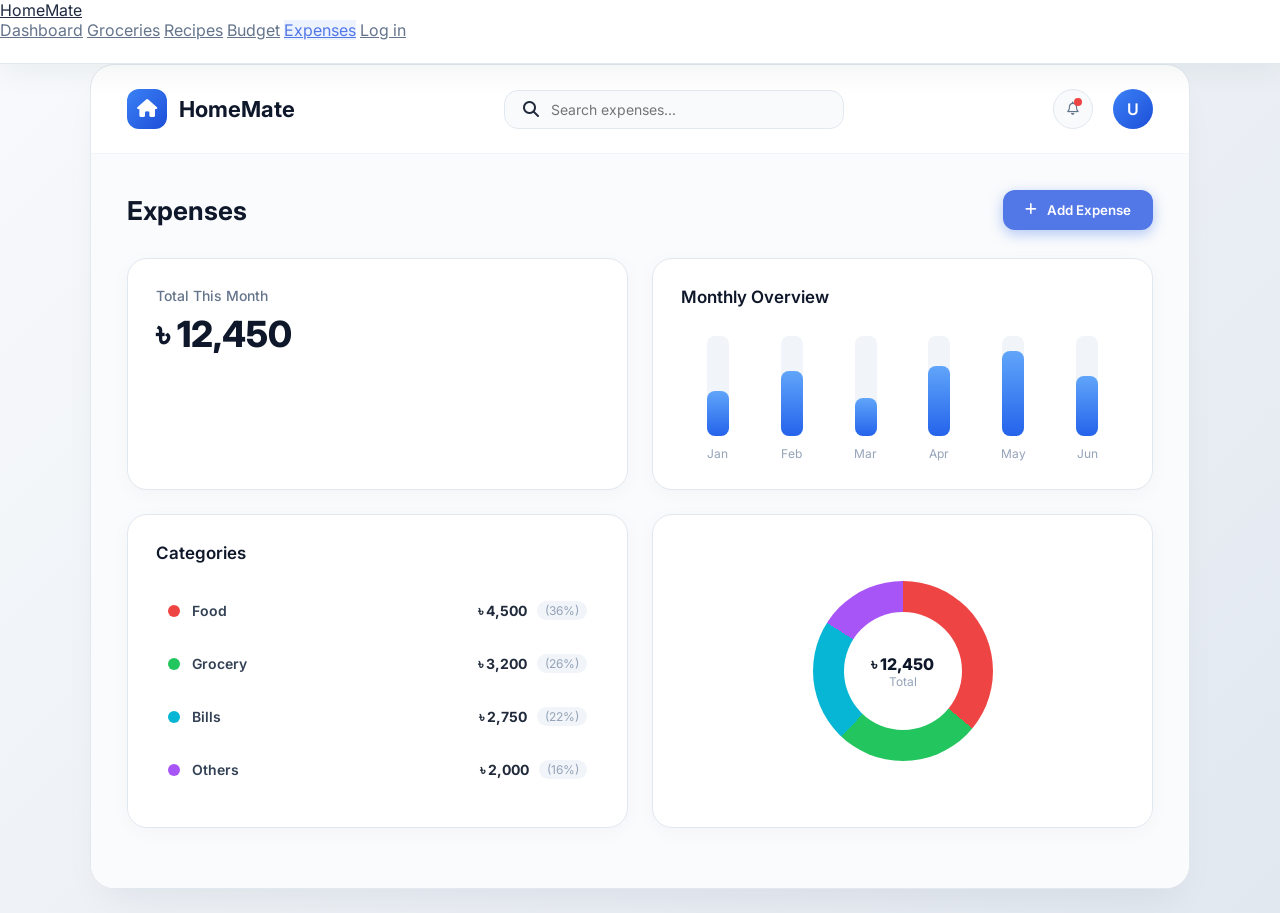
<file: expense tracker/index2.html>
<!DOCTYPE html>
<html lang="en">
<head>
  <meta charset="UTF-8">
  <meta name="viewport" content="width=device-width, initial-scale=1.0">
  <title>Expense Tracking - HomeMate</title>
  <link href="https://fonts.googleapis.com/css2?family=Inter:wght@400;500;600;700&display=swap" rel="stylesheet">
  <link rel="stylesheet" href="https://cdnjs.cloudflare.com/ajax/libs/font-awesome/6.4.0/css/all.min.css">
  
  <link rel="stylesheet" href="style2.css">
  <link rel="stylesheet" href="../app-navigation.css">
  <link rel="stylesheet" href="../app-theme.css">
</head>
<body>

  <nav class="hm-nav" aria-label="HomeMate features">
    <a class="hm-nav-brand" href="../Dashboard/index.html">HomeMate</a>
    <div class="hm-nav-links">
      <a href="../Dashboard/index.html">Dashboard</a>
      <a href="../grocery%20list/index.html">Groceries</a>
      <a href="../Recipe_finder/index.html">Recipes</a>
      <a href="../Budget_tracker/index.html">Budget</a>
      <a href="../expense%20tracker/index2.html" aria-current="page">Expenses</a>
      <a href="../login-register/index.html">Log in</a>
    </div>
  </nav>
  <div class="main-wrapper">
    <header class="topbar">
      <div class="brand">
        <i class="fa-solid fa-house"></i>
        <span>HomeMate</span>
      </div>

      <div class="search-box">
        <i class="fa-solid fa-magnifying-glass"></i>
        <input type="text" id="searchInput" placeholder="Search expenses..." onkeyup="filterCategories()">
      </div>

      <div class="user-actions">
        <button class="icon-btn" title="Notifications">
          <i class="fa-regular fa-bell"></i>
          <span class="badge"></span>
        </button>
        <div class="avatar">U</div>
      </div>
    </header>
    <main class="content">
      <div class="page-header">
        <h2>Expenses</h2>
        <button class="btn-primary" onclick="openModal()">
          <i class="fa-solid fa-plus"></i> Add Expense
        </button>
      </div>
      <div class="grid-2">
        <div class="card total-card">
          <span class="card-subtitle">Total This Month</span>
          <div class="amount" id="totalAmount">৳ 12,450</div>
        </div>
        <div class="card chart-card">
          <span class="card-title">Monthly Overview</span>
          <div class="bar-chart">
            <div class="bar-item">
              <div class="bar-wrapper"><div class="bar-fill" style="height: 45%;"></div></div>
              <span>Jan</span>
            </div>
            <div class="bar-item">
              <div class="bar-wrapper"><div class="bar-fill" style="height: 65%;"></div></div>
              <span>Feb</span>
            </div>
            <div class="bar-item">
              <div class="bar-wrapper"><div class="bar-fill" style="height: 38%;"></div></div>
              <span>Mar</span>
            </div>
            <div class="bar-item">
              <div class="bar-wrapper"><div class="bar-fill" style="height: 70%;"></div></div>
              <span>Apr</span>
            </div>
            <div class="bar-item">
              <div class="bar-wrapper"><div class="bar-fill" style="height: 85%;"></div></div>
              <span>May</span>
            </div>
            <div class="bar-item">
              <div class="bar-wrapper"><div class="bar-fill" style="height: 60%;"></div></div>
              <span>Jun</span>
            </div>
          </div>
        </div>
      </div>
      <div class="grid-2">
        <div class="card">
          <span class="card-title">Categories</span>
          <ul class="category-list" id="categoryList">
            <li class="category-item" data-name="food">
              <div class="cat-info">
                <span class="dot red"></span>
                <span class="cat-name">Food</span>
              </div>
              <div class="cat-value">
                <strong>৳ <span class="val-food">4,500</span></strong>
                <span class="percentage">(36%)</span>
              </div>
            </li>
            <li class="category-item" data-name="grocery">
              <div class="cat-info">
                <span class="dot green"></span>
                <span class="cat-name">Grocery</span>
              </div>
              <div class="cat-value">
                <strong>৳ <span class="val-grocery">3,200</span></strong>
                <span class="percentage">(26%)</span>
              </div>
            </li>
            <li class="category-item" data-name="bills">
              <div class="cat-info">
                <span class="dot blue"></span>
                <span class="cat-name">Bills</span>
              </div>
              <div class="cat-value">
                <strong>৳ <span class="val-bills">2,750</span></strong>
                <span class="percentage">(22%)</span>
              </div>
            </li>
            <li class="category-item" data-name="others">
              <div class="cat-info">
                <span class="dot purple"></span>
                <span class="cat-name">Others</span>
              </div>
              <div class="cat-value">
                <strong>৳ <span class="val-others">2,000</span></strong>
                <span class="percentage">(16%)</span>
              </div>
            </li>
          </ul>
        </div>
        <div class="card donut-card">
          <div class="donut-chart" id="donutChart">
            <div class="donut-inner">
              <div class="donut-amount" id="donutTotal">৳ 12,450</div>
              <div class="donut-label">Total</div>
            </div>
          </div>
        </div>
      </div>
    </main>
  </div>
  <div class="modal-overlay" id="expenseModal">
    <div class="modal-content">
      <div class="modal-header">
        <h3>Add New Expense</h3>
        <button class="close-btn" onclick="closeModal()">&times;</button>
      </div>
      <form id="expenseForm" onsubmit="handleAddExpense(event)">
        <div class="form-group">
          <label for="category">Category</label>
          <select id="category" required>
            <option value="food">Food</option>
            <option value="grocery">Grocery</option>
            <option value="bills">Bills</option>
            <option value="others">Others</option>
          </select>
        </div>
        <div class="form-group">
          <label for="amount">Amount (৳)</label>
          <input type="number" id="amount" placeholder="e.g. 500" required min="1">
        </div>
        <div class="modal-actions">
          <button type="button" class="btn-secondary" onclick="closeModal()">Cancel</button>
          <button type="submit" class="btn-primary">Save Expense</button>
        </div>
      </form>
    </div>
  </div>
  <div class="toast" id="toast">Expense added successfully!</div>

  <script src="script2.js"></script>
</body>
</html>
</file>
<file: expense tracker/style2.css>
* {
  margin: 0;
  padding: 0;
  box-sizing: border-box;
  font-family: 'Inter', sans-serif;
}
body {
  background: linear-gradient(135deg, #f8fafc 0%, #e2e8f0 100%);
  color: #1e293b;
  display: flex;
  justify-content: center;
  align-items: center;
  min-height: 100vh;
  padding: 24px;
}
.main-wrapper {
  width: 100%;
  max-width: 1100px;
  background-color: #ffffff;
  border-radius: 24px;
  box-shadow: 0 20px 40px -15px rgba(15, 23, 42, 0.08);
  overflow: hidden;
  border: 1px solid rgba(255, 255, 255, 0.8);
}
.topbar {
  display: flex;
  align-items: center;
  justify-content: space-between;
  padding: 24px 36px;
  border-bottom: 1px solid #f1f5f9;
}
.brand {
  display: flex;
  align-items: center;
  gap: 12px;
  font-size: 22px;
  font-weight: 700;
  color: #0f172a;
}
.brand i {
  background: linear-gradient(135deg, #3b82f6, #1d4ed8);
  color: white;
  width: 40px;
  height: 40px;
  border-radius: 12px;
  display: flex;
  align-items: center;
  justify-content: center;
  font-size: 18px;
}
.search-box {
  display: flex;
  align-items: center;
  background-color: #f8fafc;
  border: 1.5px solid #e2e8f0;
  border-radius: 14px;
  padding: 10px 18px;
  width: 340px;
  gap: 12px;
}
.search-box:focus-within {
  border-color: #3b82f6;
  box-shadow: 0 0 0 4px rgba(59, 130, 246, 0.1);
}
.search-box input {
  border: none;
  background: transparent;
  outline: none;
  width: 100%;
  font-size: 14px;
}
.user-actions {
  display: flex;
  align-items: center;
  gap: 20px;
}
.icon-btn {
  background: #f8fafc;
  border: 1px solid #e2e8f0;
  width: 40px;
  height: 40px;
  border-radius: 50%;
  color: #64748b;
  cursor: pointer;
  position: relative;
  display: flex;
  align-items: center;
  justify-content: center;
}
.badge {
  position: absolute;
  top: 8px;
  right: 10px;
  width: 8px;
  height: 8px;
  background-color: #ef4444;
  border-radius: 50%;
}
.avatar {
  width: 40px;
  height: 40px;
  background: linear-gradient(135deg, #3b82f6, #1d4ed8);
  color: white;
  border-radius: 50%;
  display: flex;
  align-items: center;
  justify-content: center;
  font-weight: 600;
}
.content {
  padding: 36px;
  background-color: #fafbfc;
}
.page-header {
  display: flex;
  justify-content: space-between;
  align-items: center;
  margin-bottom: 28px;
}
.page-header h2 {
  font-size: 26px;
  color: #0f172a;
}
.btn-primary {
  background: linear-gradient(135deg, #2563eb, #1d4ed8);
  color: white;
  border: none;
  padding: 12px 22px;
  border-radius: 12px;
  font-weight: 600;
  cursor: pointer;
  display: flex;
  align-items: center;
  gap: 10px;
  box-shadow: 0 4px 14px rgba(37, 99, 235, 0.35);
}
.btn-secondary {
  background-color: #f1f5f9;
  color: #475569;
  border: none;
  padding: 10px 20px;
  border-radius: 12px;
  font-weight: 600;
  cursor: pointer;
}
.grid-2 {
  display: grid;
  grid-template-columns: 1fr 1fr;
  gap: 24px;
  margin-bottom: 24px;
}
.card {
  background-color: #ffffff;
  border: 1px solid #edf2f7;
  border-radius: 20px;
  padding: 28px;
  box-shadow: 0 4px 20px rgba(0, 0, 0, 0.03);
}
.card-subtitle {
  font-size: 14px;
  font-weight: 500;
  color: #64748b;
  display: block;
  margin-bottom: 8px;
}
.card-title {
  font-size: 17px;
  font-weight: 600;
  color: #0f172a;
  display: block;
  margin-bottom: 24px;
}
.total-card .amount {
  font-size: 36px;
  font-weight: 800;
  color: #0f172a;
  margin-top: 4px;
}
.bar-chart {
  display: flex;
  justify-content: space-between;
  align-items: flex-end;
  height: 130px;
  padding-top: 10px;
}
.bar-item {
  display: flex;
  flex-direction: column;
  align-items: center;
  gap: 10px;
  flex: 1;
}
.bar-wrapper {
  height: 100px;
  width: 22px;
  background-color: #f1f5f9;
  border-radius: 8px;
  display: flex;
  align-items: flex-end;
}
.bar-fill {
  width: 100%;
  background: linear-gradient(to top, #2563eb, #60a5fa);
  border-radius: 8px;
}
.bar-item span {
  font-size: 12px;
  color: #94a3b8;
}
.category-list {
  list-style: none;
}
.category-item {
  display: flex;
  justify-content: space-between;
  align-items: center;
  padding: 14px 12px;
  border-radius: 12px;
  margin-bottom: 6px;
}
.category-item:hover {
  background-color: #f8fafc;
}
.cat-info {
  display: flex;
  align-items: center;
  gap: 12px;
}
.dot {
  width: 12px;
  height: 12px;
  border-radius: 50%;
}
.dot.red { background-color: #ef4444; }
.dot.green { background-color: #22c55e; }
.dot.blue { background-color: #06b6d4; }
.dot.purple { background-color: #a855f7; }
.cat-name {
  font-weight: 600;
  color: #334155;
  font-size: 14px;
}
.cat-value {
  display: flex;
  gap: 10px;
  align-items: center;
  font-size: 14px;
}
.percentage {
  color: #94a3b8;
  font-size: 12px;
  background: #f1f5f9;
  padding: 2px 8px;
  border-radius: 20px;
}
.donut-card {
  display: flex;
  align-items: center;
  justify-content: center;
}
.donut-chart {
  width: 180px;
  height: 180px;
  border-radius: 50%;
  background: conic-gradient(#ef4444 0% 36%, #22c55e 36% 62%, #06b6d4 62% 84%, #a855f7 84% 100%);
  display: flex;
  align-items: center;
  justify-content: center;
}
.donut-inner {
  width: 118px;
  height: 118px;
  background-color: #ffffff;
  border-radius: 50%;
  display: flex;
  flex-direction: column;
  align-items: center;
  justify-content: center;
}
.donut-amount {
  font-size: 16px;
  font-weight: 800;
  color: #0f172a;
}
.donut-label {
  font-size: 12px;
  color: #94a3b8;
}
.modal-overlay {
  position: fixed;
  top: 0;
  left: 0;
  width: 100%;
  height: 100%;
  background: rgba(15, 23, 42, 0.5);
  backdrop-filter: blur(4px);
  display: none;
  align-items: center;
  justify-content: center;
  z-index: 100;
}
.modal-content {
  background: white;
  padding: 32px;
  border-radius: 20px;
  width: 100%;
  max-width: 420px;
}
.modal-header {
  display: flex;
  justify-content: space-between;
  align-items: center;
  margin-bottom: 24px;
}
.close-btn {
  background: #f1f5f9;
  border: none;
  width: 32px;
  height: 32px;
  border-radius: 50%;
  cursor: pointer;
}
.form-group {
  margin-bottom: 20px;
}
.form-group label {
  display: block;
  font-size: 13px;
  font-weight: 600;
  margin-bottom: 8px;
}
.form-group input, .form-group select {
  width: 100%;
  padding: 12px 14px;
  border: 1.5px solid #cbd5e1;
  border-radius: 12px;
  outline: none;
  background-color: #f8fafc;
}
.modal-actions {
  display: flex;
  justify-content: flex-end;
  gap: 12px;
  margin-top: 28px;
}
.toast {
  position: fixed;
  bottom: 32px;
  right: 32px;
  background: linear-gradient(135deg, #10b981, #059669);
  color: white;
  padding: 14px 28px;
  border-radius: 14px;
  font-weight: 600;
  display: none;
  z-index: 200;
}
@media (max-width: 768px) {
  .grid-2 { grid-template-columns: 1fr; }
  .search-box { width: 160px; }
}
</file>
<file: app-navigation.css>
/* ============================================================
   HomeMate — shared navigation + page offset
   Loaded last on every page so the bar stays identical everywhere.
   ============================================================ */

:root {
  --hm-nav-height: 64px;
  --hm-nav-bg: rgba(255, 255, 255, 0.94);
  --hm-nav-border: #e3ebe5;
  --hm-nav-ink: #26322a;
  --hm-nav-muted: #68736b;
  --hm-nav-green: #2f8f4e;
  --hm-nav-green-dark: #256f3d;
  --hm-nav-green-soft: #e8f6ec;
}

body {
  padding-top: var(--hm-nav-height);
}

[hidden] {
  display: none !important;
}

.hm-nav {
  position: fixed;
  z-index: 2000;
  inset: 0 0 auto;
  height: var(--hm-nav-height);
  border-bottom: 1px solid var(--hm-nav-border);
  background: var(--hm-nav-bg);
  box-shadow: 0 8px 30px rgba(21, 50, 29, 0.06);
  -webkit-backdrop-filter: blur(14px);
  backdrop-filter: blur(14px);
  font-family: "DM Sans", "Segoe UI", system-ui, sans-serif;
}

.hm-nav__inner {
  display: flex;
  width: min(1200px, 100%);
  height: 100%;
  align-items: center;
  gap: 18px;
  margin: 0 auto;
  padding: 0 clamp(16px, 4vw, 32px);
}

.hm-nav__brand {
  display: inline-flex;
  flex: 0 0 auto;
  align-items: center;
  gap: 10px;
  color: var(--hm-nav-green-dark);
  font-size: 20px;
  font-weight: 800;
  letter-spacing: -0.7px;
  text-decoration: none;
}

.hm-nav__brand:hover {
  color: var(--hm-nav-green);
}

.hm-nav__logo {
  display: grid;
  width: 35px;
  height: 35px;
  flex: 0 0 auto;
  aspect-ratio: 1;
  place-items: center;
  border-radius: 11px;
  background: linear-gradient(135deg, #dcf3e3, #c2e9cd);
  color: var(--hm-nav-green-dark);
}

.hm-nav__logo svg {
  display: block;
  width: 19px;
  height: 19px;
  flex: none;
}

.hm-nav__brand span:last-child span {
  color: var(--hm-nav-green);
}

.hm-nav__links {
  display: flex;
  align-items: center;
  gap: 3px;
  margin-left: 8px;
}

.hm-nav__links a {
  padding: 9px 12px;
  border-radius: 9px;
  color: var(--hm-nav-muted);
  font-size: 13px;
  font-weight: 600;
  text-decoration: none;
  white-space: nowrap;
  transition: background 150ms ease, color 150ms ease;
}

.hm-nav__links a:hover {
  background: #f2f7f2;
  color: var(--hm-nav-green-dark);
}

.hm-nav__links a[aria-current="page"],
.hm-nav__links a.is-active {
  background: var(--hm-nav-green-soft);
  color: var(--hm-nav-green-dark);
}

.hm-nav__account {
  display: flex;
  align-items: center;
  gap: 10px;
  margin-left: auto;
}

.hm-nav__user {
  display: inline-flex;
  align-items: center;
  gap: 8px;
  padding: 5px 10px 5px 5px;
  border: 1px solid var(--hm-nav-border);
  border-radius: 999px;
  background: #fbfdfb;
  color: inherit;
  text-decoration: none;
  transition: border-color 150ms ease, background 150ms ease;
}

.hm-nav__user:hover {
  border-color: var(--hm-nav-green-200);
  background: #f3faf4;
}

.hm-nav__avatar {
  display: grid;
  width: 28px;
  height: 28px;
  place-items: center;
  border-radius: 50%;
  background: linear-gradient(135deg, #2f8f4e, #4bb06b);
  color: #fff;
  font-size: 11px;
  font-weight: 700;
  letter-spacing: 0.4px;
}

.hm-nav__name {
  max-width: 130px;
  overflow: hidden;
  color: var(--hm-nav-ink);
  font-size: 12px;
  font-weight: 600;
  text-overflow: ellipsis;
  white-space: nowrap;
}

.hm-nav__auth,
.hm-nav__logout {
  display: inline-flex;
  height: 36px;
  align-items: center;
  justify-content: center;
  padding: 0 14px;
  border: 1px solid transparent;
  border-radius: 9px;
  font-family: inherit;
  font-size: 12px;
  font-weight: 700;
  text-decoration: none;
  white-space: nowrap;
  cursor: pointer;
}

.hm-nav__auth {
  background: var(--hm-nav-green);
  color: #fff;
}

.hm-nav__auth:hover {
  background: var(--hm-nav-green-dark);
}

.hm-nav__logout {
  background: transparent;
  color: var(--hm-nav-muted);
}

.hm-nav__logout:hover {
  background: #fff1f1;
  color: #b44747;
}

.hm-nav__toggle {
  display: none;
  width: 38px;
  height: 38px;
  place-items: center;
  border: 1px solid var(--hm-nav-border);
  border-radius: 9px;
  background: #fff;
  color: var(--hm-nav-ink);
  cursor: pointer;
}

.hm-nav__toggle span {
  display: block;
  width: 16px;
  height: 2px;
  margin: 2px auto;
  border-radius: 2px;
  background: currentColor;
}

/* Feature pages sit slightly below the bar instead of touching it. */
.hm-grocery,
.hm-budget,
.hm-expenses,
.hm-auth {
  padding-top: calc(var(--hm-nav-height) + 24px);
}

/* Dashboard uses the same top navigation, so its old sidebar offset is removed. */
.hm-dashboard .main-content {
  min-height: calc(100vh - var(--hm-nav-height));
  margin-left: 0;
}

.hm-dashboard .app-shell {
  min-height: calc(100vh - var(--hm-nav-height));
}

.hm-dashboard .topbar {
  top: var(--hm-nav-height);
}

.hm-dashboard .sidebar {
  top: var(--hm-nav-height);
}

/* Dark theme used by the dashboard is reflected in the shared bar. */
body.dark-theme .hm-nav {
  --hm-nav-bg: rgba(23, 29, 25, 0.95);
  --hm-nav-border: #343e36;
  --hm-nav-ink: #e9eee9;
  --hm-nav-muted: #aeb8af;
  background: var(--hm-nav-bg);
}

body.dark-theme .hm-nav__brand {
  color: #9ed7a1;
}

body.dark-theme .hm-nav__brand span:last-child span {
  color: #7ec58a;
}

body.dark-theme .hm-nav__links a:hover {
  background: #2a352b;
  color: #b9e4be;
}

body.dark-theme .hm-nav__links a[aria-current="page"],
body.dark-theme .hm-nav__links a.is-active {
  background: #304535;
  color: #b9e4be;
}

body.dark-theme .hm-nav__user {
  border-color: #343e36;
  background: #222a24;
}

body.dark-theme .hm-nav__auth {
  background: #3c8b52;
}

body.dark-theme .hm-nav__toggle {
  border-color: #343e36;
  background: #222a24;
  color: #e9eee9;
}

@media (max-width: 960px) {
  .hm-nav__inner {
    gap: 10px;
  }

  .hm-nav__toggle {
    display: inline-grid;
    margin-left: auto;
  }

  .hm-nav__links {
    position: absolute;
    top: 100%;
    right: 0;
    left: 0;
    display: none;
    flex-direction: column;
    align-items: stretch;
    gap: 2px;
    margin: 0;
    padding: 10px clamp(16px, 4vw, 32px) 14px;
    border-bottom: 1px solid var(--hm-nav-border);
    background: #fff;
    box-shadow: 0 18px 30px rgba(21, 50, 29, 0.1);
  }

  .hm-nav__links.is-open {
    display: flex;
  }

  .hm-nav__links a {
    padding: 11px 12px;
  }

  .hm-nav__account {
    margin-left: 0;
  }

  body.dark-theme .hm-nav__links {
    background: #1d251f;
  }
}

@media (max-width: 620px) {
  .hm-nav__name {
    display: none;
  }

  .hm-nav__user {
    padding: 4px;
  }

  .hm-nav__auth,
  .hm-nav__logout {
    padding: 0 11px;
  }
}

@media (max-width: 420px) {
  .hm-nav__brand {
    font-size: 18px;
  }

  .hm-nav__logo {
    width: 32px;
    height: 32px;
  }

  .hm-nav__logout {
    display: none;
  }
}
</file>
<file: app-theme.css>
:root {
  --hm-canvas: #f5f7fb;
  --hm-surface: #ffffff;
  --hm-ink: #202a3b;
  --hm-muted: #64748b;
  --hm-line: #e2e8f0;
  --hm-navy: #202b42;
  --hm-primary: #5278e8;
  --hm-primary-hover: #3f63d1;
  --hm-primary-soft: #edf2ff;
  --hm-success: #279b78;
  --hm-success-soft: #e9f7f1;
}

body {
  background-color: var(--hm-canvas);
  color: var(--hm-ink);
}

.hm-nav {
  background: var(--hm-surface);
  border-bottom-color: var(--hm-line);
}

.hm-nav a {
  color: var(--hm-muted);
}

.hm-nav .hm-nav-brand {
  color: var(--hm-navy);
}

.hm-nav-links a:hover,
.hm-nav-links a[aria-current="page"] {
  color: var(--hm-primary);
  background: var(--hm-primary-soft);
}

.home-link,
.text-link {
  color: var(--hm-primary);
}

.home-link:hover,
.text-link:hover {
  color: var(--hm-primary-hover);
}

.container,
.panel-card,
.main-wrapper,
.pantry-search,
.recipe-item,
.modal-content,
.card:not(.green):not(.blue):not(.orange) {
  background-color: var(--hm-surface);
  border-color: var(--hm-line);
}

input,
select,
textarea,
.form-control {
  color: var(--hm-ink);
  border-color: var(--hm-line);
}

input:focus,
select:focus,
textarea:focus,
.form-control:focus {
  border-color: var(--hm-primary);
}

.add-btn,
.submit-button,
.btn-primary,
.btn,
.add-recipe-ingredients,
#addBtn,
#search-button,
#pantry-search-button,
#random-button {
  background: var(--hm-primary);
}

.add-btn:hover,
.submit-button:hover,
.btn-primary:hover,
.btn:hover,
.add-recipe-ingredients:hover,
#addBtn:hover,
#search-button:hover,
#pantry-search-button:hover,
#random-button:hover {
  background: var(--hm-primary-hover);
}

.app-title,
.pantry-search > label,
#recipe-details-content h2,
#recipe-details-content a {
  color: var(--hm-primary);
}

.recipe-finder-container {
  color: var(--hm-ink);
}
</file>
